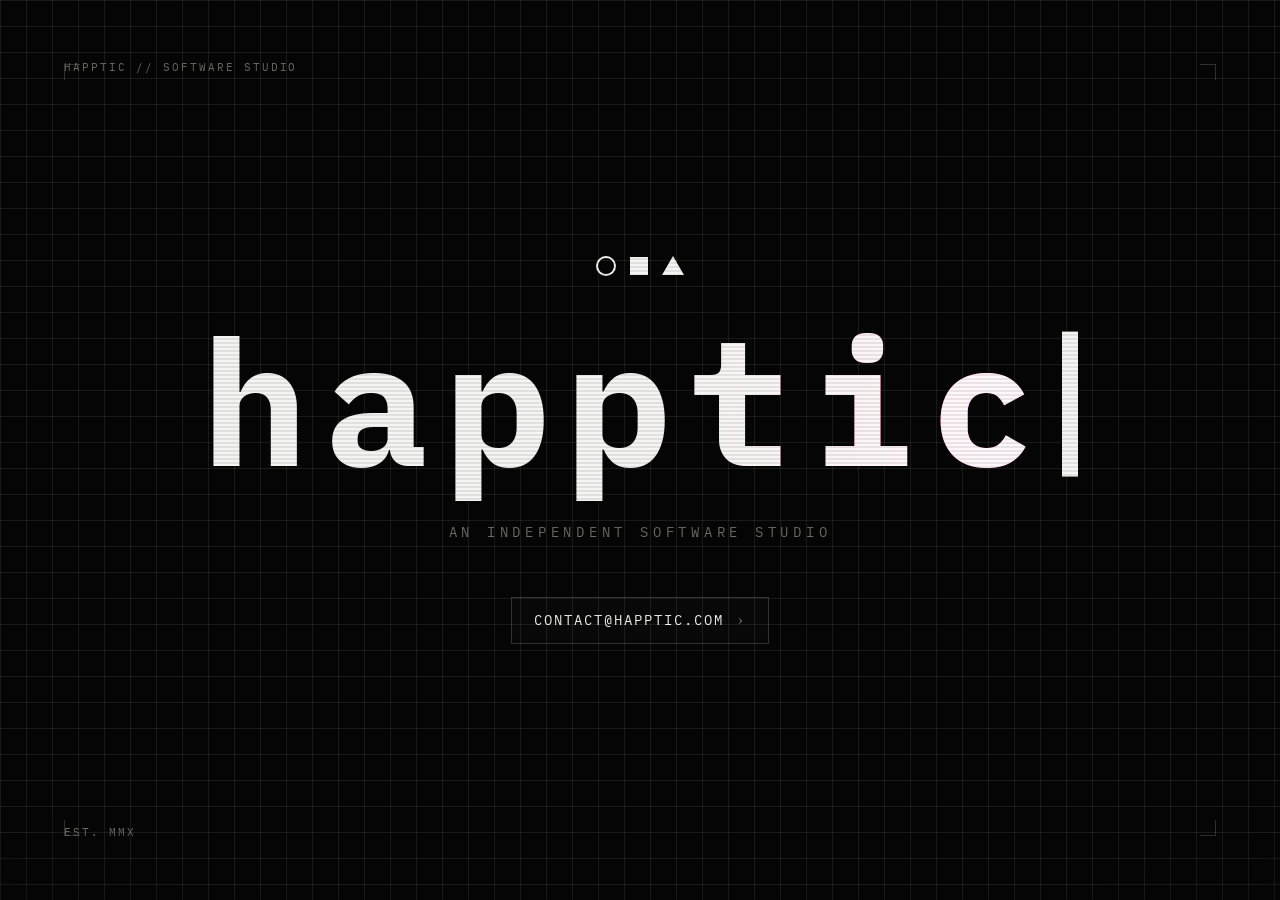
<file: index.html>
<!doctype html>
<html lang="en">
<head>
  <meta charset="utf-8" />
  <meta name="viewport" content="width=device-width, initial-scale=1" />
  <title>happtic</title>
  <meta name="description" content="happtic — an independent software studio." />

  <!-- Bauhaus mark favicon (inline SVG) -->
  <link rel="icon" href="data:image/svg+xml,%3Csvg xmlns='http://www.w3.org/2000/svg' viewBox='0 0 32 32'%3E%3Crect width='32' height='32' fill='%23000'/%3E%3Ccircle cx='11' cy='16' r='7' fill='%23fff'/%3E%3Crect x='18' y='9' width='7' height='14' fill='%23fff'/%3E%3C/svg%3E" />

  <link rel="preconnect" href="https://fonts.googleapis.com" />
  <link rel="preconnect" href="https://fonts.gstatic.com" crossorigin />
  <link href="https://fonts.googleapis.com/css2?family=IBM+Plex+Mono:wght@400;500;600;700&display=swap" rel="stylesheet" />

  <style>
    :root {
      --bg: #050505;
      --fg: #f4f4f2;
      --dim: #6b6b68;
      --line: rgba(244, 244, 242, 0.09);
      --line-strong: rgba(244, 244, 242, 0.18);
      --grid: 26px;
      --edge: clamp(20px, 5vw, 72px);
    }

    * { margin: 0; padding: 0; box-sizing: border-box; }

    html, body { height: 100%; }

    body {
      background: var(--bg);
      color: var(--fg);
      font-family: "IBM Plex Mono", ui-monospace, "SF Mono", Menlo, Consolas, monospace;
      font-weight: 400;
      line-height: 1.4;
      overflow: hidden;
      position: relative;
      -webkit-font-smoothing: antialiased;
    }

    /* ---- graph-paper grid (retro CRT / constructivist substrate) ---- */
    .grid {
      position: fixed;
      inset: 0;
      background-image:
        linear-gradient(var(--line) 1px, transparent 1px),
        linear-gradient(90deg, var(--line) 1px, transparent 1px);
      background-size: var(--grid) var(--grid);
      -webkit-mask-image: radial-gradient(ellipse 120% 120% at 50% 42%, #000 55%, transparent 100%);
              mask-image: radial-gradient(ellipse 120% 120% at 50% 42%, #000 55%, transparent 100%);
      pointer-events: none;
      z-index: 0;
    }

    /* ---- CRT scanline sweep ---- */
    .scan {
      position: fixed;
      inset: 0;
      pointer-events: none;
      z-index: 5;
      background: repeating-linear-gradient(
        to bottom,
        rgba(0, 0, 0, 0) 0px,
        rgba(0, 0, 0, 0) 2px,
        rgba(0, 0, 0, 0.16) 3px,
        rgba(0, 0, 0, 0) 4px
      );
      mix-blend-mode: multiply;
    }
    .scan::after {
      content: "";
      position: absolute;
      left: 0; right: 0;
      height: 26%;
      top: -30%;
      background: linear-gradient(to bottom, transparent, rgba(255, 255, 255, 0.035), transparent);
      animation: sweep 7.5s linear infinite;
    }
    @keyframes sweep { to { top: 130%; } }

    /* ---- registration / crop marks in each corner (technical print feel) ---- */
    .frame { position: fixed; inset: 0; z-index: 3; pointer-events: none; }
    .mark {
      position: absolute;
      width: 16px; height: 16px;
      border-color: var(--line-strong);
      border-style: solid;
    }
    .mark.tl { top: var(--edge); left: var(--edge); border-width: 1px 0 0 1px; }
    .mark.tr { top: var(--edge); right: var(--edge); border-width: 1px 1px 0 0; }
    .mark.bl { bottom: var(--edge); left: var(--edge); border-width: 0 0 1px 1px; }
    .mark.br { bottom: var(--edge); right: var(--edge); border-width: 0 1px 1px 0; }

    /* ---- top + bottom status rails (terminal readout) ---- */
    .rail {
      position: fixed;
      left: var(--edge); right: var(--edge);
      z-index: 4;
      display: flex;
      justify-content: space-between;
      gap: 1rem;
      font-size: clamp(9px, 1.05vw, 11px);
      letter-spacing: 0.18em;
      text-transform: uppercase;
      color: var(--dim);
    }
    .rail.top { top: calc(var(--edge) - 4px); }
    .rail.bottom { bottom: calc(var(--edge) - 4px); }
    .rail span { white-space: nowrap; }
    .rail .live::before {
      content: "";
      display: inline-block;
      width: 6px; height: 6px;
      margin-right: 7px;
      background: #b6ff3a;
      border-radius: 50%;
      box-shadow: 0 0 8px #b6ff3a;
      animation: pulse 2s ease-in-out infinite;
      vertical-align: middle;
    }
    @keyframes pulse { 0%, 100% { opacity: 1; } 50% { opacity: 0.25; } }

    /* ---- center stage ---- */
    .stage {
      position: relative;
      z-index: 2;
      height: 100%;
      display: flex;
      flex-direction: column;
      align-items: center;
      justify-content: center;
      text-align: center;
      padding: calc(var(--edge) + 30px) var(--edge);
    }

    /* Bauhaus primary-shape trio, on the grid, above the wordmark */
    .shapes {
      display: flex;
      align-items: center;
      gap: 14px;
      margin-bottom: clamp(26px, 5vh, 48px);
    }
    .shapes i { display: block; }
    .shapes .circle { width: 20px; height: 20px; border: 2px solid var(--fg); border-radius: 50%; }
    .shapes .square { width: 18px; height: 18px; background: var(--fg); }
    .shapes .tri {
      width: 0; height: 0;
      border-left: 11px solid transparent;
      border-right: 11px solid transparent;
      border-bottom: 19px solid var(--fg);
    }

    .wordmark {
      position: relative;
      font-weight: 700;
      font-size: clamp(3rem, 15vw, 11rem);
      letter-spacing: clamp(0.05em, 1.2vw, 0.14em);
      line-height: 0.9;
      text-transform: lowercase;
      color: var(--fg);
    }
    /* ---- VHS glitch: occasional channel-split degrade, then snaps back crisp ---- */
    .word {
      position: relative;
      display: inline-block;
      animation: vhsJitter 12s infinite;
    }
    .word::before,
    .word::after {
      content: attr(data-text);
      position: absolute;
      top: 0;
      left: 0;
      width: 100%;
      opacity: 0;
      pointer-events: none;
      mix-blend-mode: screen;
    }
    .word::before { color: #ff2e63; animation: vhsRed 12s infinite; }   /* red channel  */
    .word::after  { color: #21e6ff; animation: vhsCyan 12s infinite; }  /* cyan channel */

    /* whole-word jitter + signal-degrade blur/roll, ~0.7s burst of a 12s loop */
    @keyframes vhsJitter {
      0%, 89.4%, 95.5%, 100% { transform: translate3d(0, 0, 0); filter: none; }
      89.8% { transform: translate3d(-9px, 2px, 0) skewX(-12deg); filter: blur(1.4px) brightness(1.7); }
      90.6% { transform: translate3d(11px, -3px, 0) skewX(10deg); filter: contrast(2) brightness(1.3); }
      91.4% { transform: translate3d(-6px, 4px, 0) skewX(-6deg); filter: blur(1px); }
      92.2% { transform: translate3d(8px, -2px, 0) skewX(8deg); filter: contrast(1.8); }
      93.0% { transform: translate3d(-10px, 3px, 0) skewX(-9deg); filter: blur(1.2px) brightness(1.5); }
      93.8% { transform: translate3d(5px, -4px, 0) skewX(5deg); }
      94.6% { transform: translate3d(-3px, 1px, 0); filter: brightness(1.25); }
    }
    /* red channel: offset hard-left, torn into shifting horizontal bands */
    @keyframes vhsRed {
      0%, 89.4%, 95.5%, 100% { opacity: 0; transform: translate(0, 0); }
      89.8% { opacity: 1;   transform: translate(-16px, -2px); clip-path: inset(6% 0 64% 0); }
      90.6% { opacity: 0.95; transform: translate(-22px, 1px);  clip-path: inset(44% 0 14% 0); }
      91.4% { opacity: 0.9; transform: translate(-11px, 3px);  clip-path: inset(70% 0 3% 0); }
      92.2% { opacity: 1;   transform: translate(-19px, -1px); clip-path: inset(18% 0 46% 0); }
      93.0% { opacity: 0.9; transform: translate(-14px, 2px);  clip-path: inset(0 0 78% 0); }
      93.8% { opacity: 0.95; transform: translate(-20px, 0);   clip-path: inset(54% 0 22% 0); }
      94.6% { opacity: 0.6; transform: translate(-7px, 0);     clip-path: inset(30% 0 40% 0); }
    }
    /* cyan channel: mirror, offset hard-right */
    @keyframes vhsCyan {
      0%, 89.4%, 95.5%, 100% { opacity: 0; transform: translate(0, 0); }
      89.8% { opacity: 1;   transform: translate(16px, 2px);   clip-path: inset(56% 0 6% 0); }
      90.6% { opacity: 0.95; transform: translate(22px, -1px); clip-path: inset(12% 0 52% 0); }
      91.4% { opacity: 0.9; transform: translate(11px, -3px);  clip-path: inset(78% 0 2% 0); }
      92.2% { opacity: 1;   transform: translate(19px, 1px);   clip-path: inset(34% 0 38% 0); }
      93.0% { opacity: 0.9; transform: translate(14px, -2px);  clip-path: inset(64% 0 8% 0); }
      93.8% { opacity: 0.95; transform: translate(20px, 0);    clip-path: inset(4% 0 70% 0); }
      94.6% { opacity: 0.6; transform: translate(7px, 0);      clip-path: inset(40% 0 30% 0); }
    }

    /* holographic shimmer swept across the wordmark — the one pop of colour */
    .wordmark .sheen {
      position: absolute;
      inset: 0;
      background: linear-gradient(
        100deg,
        transparent 20%,
        #ff2e88 34%,
        #a468ff 42%,
        #38f0ff 50%,
        #b6ff3a 58%,
        transparent 74%
      );
      background-size: 250% 100%;
      -webkit-background-clip: text;
              background-clip: text;
      -webkit-text-fill-color: transparent;
              color: transparent;
      mix-blend-mode: screen;
      animation: shimmer 6s ease-in-out infinite;
      pointer-events: none;
    }
    @keyframes shimmer {
      0%   { background-position: 160% 0; opacity: 0; }
      35%  { opacity: 1; }
      65%  { opacity: 1; }
      100% { background-position: -60% 0; opacity: 0; }
    }
    .cursor {
      display: inline-block;
      width: 0.09em;
      height: 0.82em;
      margin-left: 0.06em;
      background: var(--fg);
      vertical-align: baseline;
      transform: translateY(0.06em);
      animation: blink 1.05s steps(1) infinite;
    }
    @keyframes blink { 50% { opacity: 0; } }

    .tagline {
      margin-top: clamp(24px, 5vh, 44px);
      font-size: clamp(11px, 1.5vw, 14px);
      letter-spacing: 0.34em;
      text-transform: uppercase;
      color: var(--dim);
    }

    .contact {
      margin-top: clamp(30px, 6vh, 56px);
      display: inline-flex;
      align-items: center;
      gap: 12px;
      padding: 13px 22px;
      font-size: clamp(12px, 1.5vw, 14px);
      letter-spacing: 0.14em;
      text-transform: uppercase;
      color: var(--fg);
      text-decoration: none;
      border: 1px solid var(--line-strong);
      background: rgba(244, 244, 242, 0.015);
      position: relative;
      overflow: hidden;
      transition: color 0.25s ease, border-color 0.25s ease;
    }
    .contact .arrow { color: var(--dim); transition: transform 0.25s ease, color 0.25s ease; }
    .contact::before {
      content: "";
      position: absolute;
      inset: 0;
      background: linear-gradient(100deg, transparent, #38f0ff, #a468ff, #ff2e88, transparent);
      background-size: 250% 100%;
      opacity: 0;
      transition: opacity 0.3s ease;
      mix-blend-mode: overlay;
    }
    .contact:hover { border-color: transparent; }
    .contact:hover::before { opacity: 0.9; animation: shimmer 1.6s linear infinite; }
    .contact:hover .arrow { transform: translateX(4px); color: var(--fg); }
    .contact:focus-visible { outline: 2px solid #38f0ff; outline-offset: 3px; }

    @media (max-width: 560px) {
      .rail span.hide-sm { display: none; }
    }

    @media (prefers-reduced-motion: reduce) {
      .scan::after, .wordmark .sheen, .cursor, .rail .live::before, .contact:hover::before,
      .word, .word::before, .word::after { animation: none; }
      .word::before, .word::after { opacity: 0; }
      .wordmark .sheen { opacity: 0.85; background-position: 50% 0; }
    }
  </style>
</head>
<body>
  <div class="grid" aria-hidden="true"></div>

  <div class="frame" aria-hidden="true">
    <span class="mark tl"></span><span class="mark tr"></span>
    <span class="mark bl"></span><span class="mark br"></span>
  </div>

  <div class="rail top" aria-hidden="true">
    <span>happtic // software studio</span>
  </div>

  <main class="stage">
    <div class="shapes" aria-hidden="true">
      <i class="circle"></i><i class="square"></i><i class="tri"></i>
    </div>

    <h1 class="wordmark">
      <span class="word" data-text="happtic">happtic</span><span class="cursor" aria-hidden="true"></span>
      <span class="sheen" aria-hidden="true">happtic&nbsp;</span>
    </h1>

    <p class="tagline">an independent software studio</p>

    <a class="contact" href="mailto:contact@happtic.com">
      contact@happtic.com <span class="arrow" aria-hidden="true">&rsaquo;</span>
    </a>
  </main>

  <div class="rail bottom" aria-hidden="true">
    <span>est. mmx</span>
  </div>

  <div class="scan" aria-hidden="true"></div>
</body>
</html>
</file>
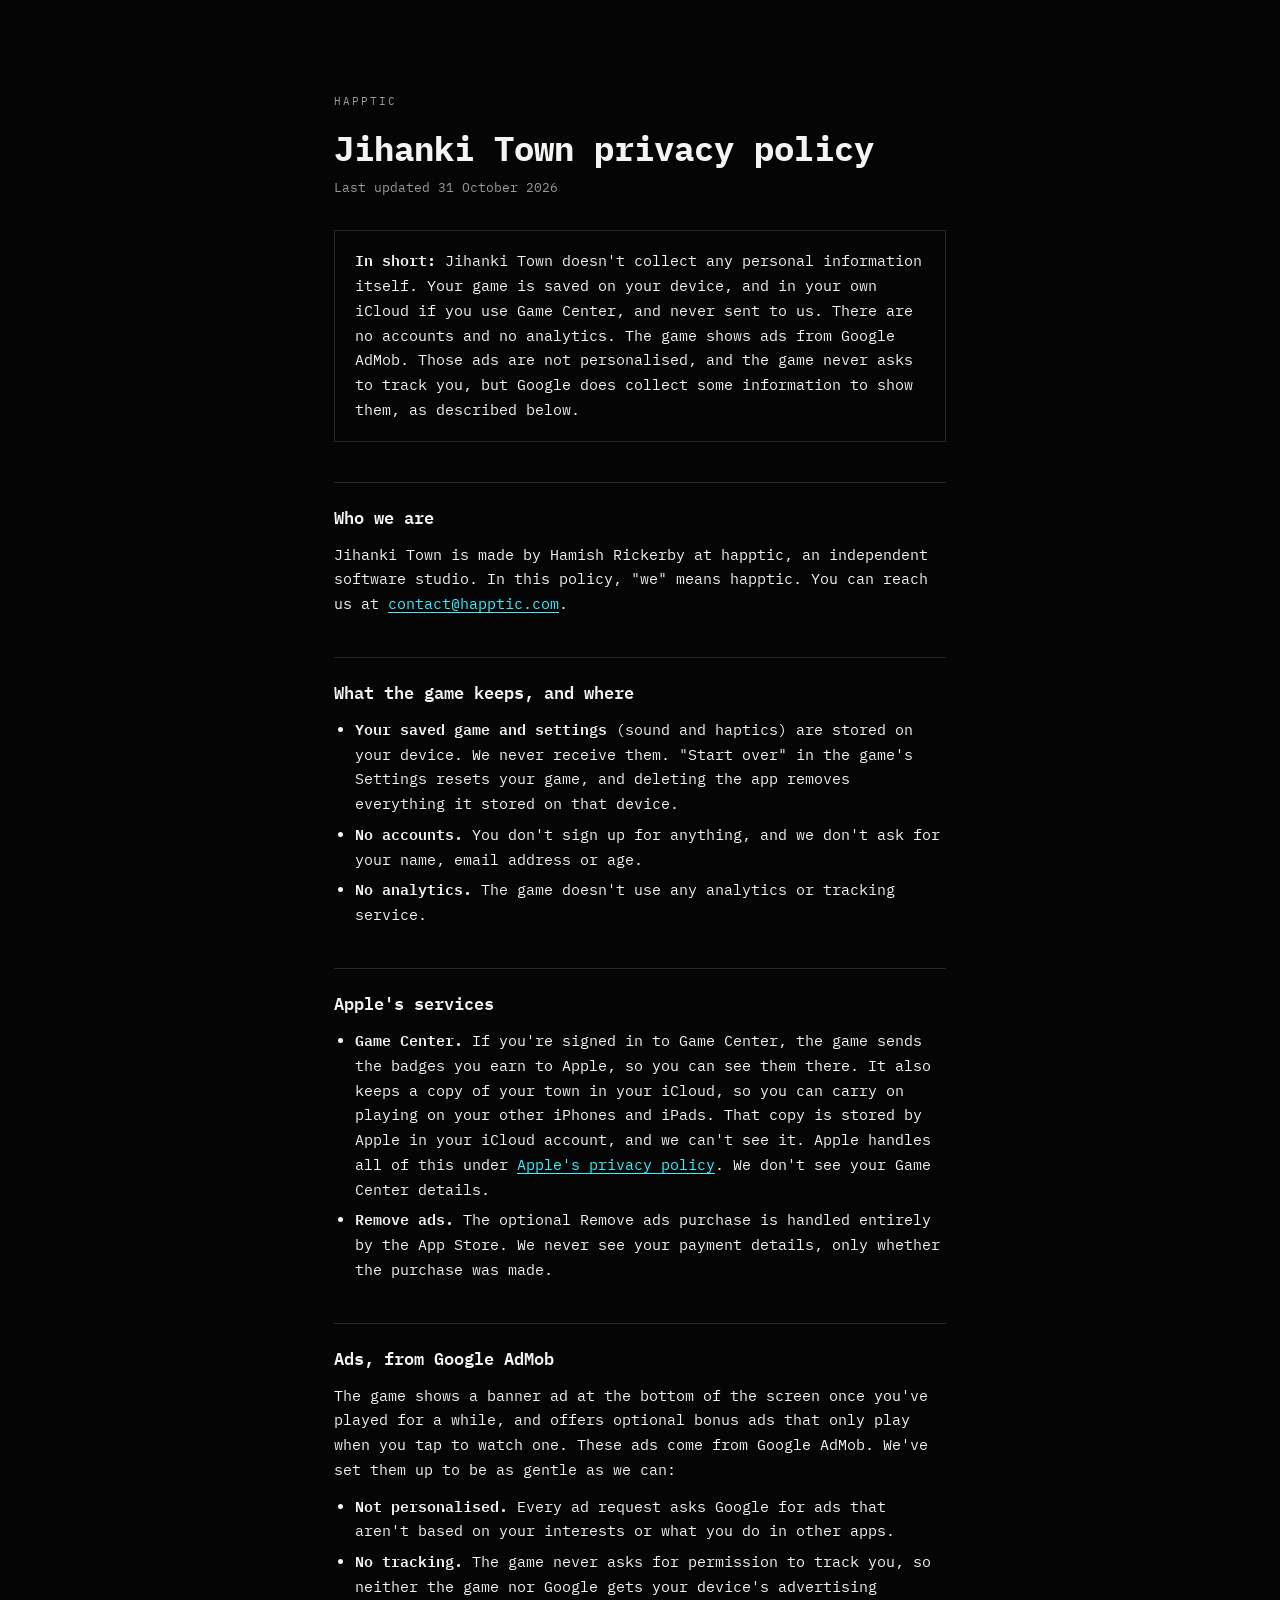
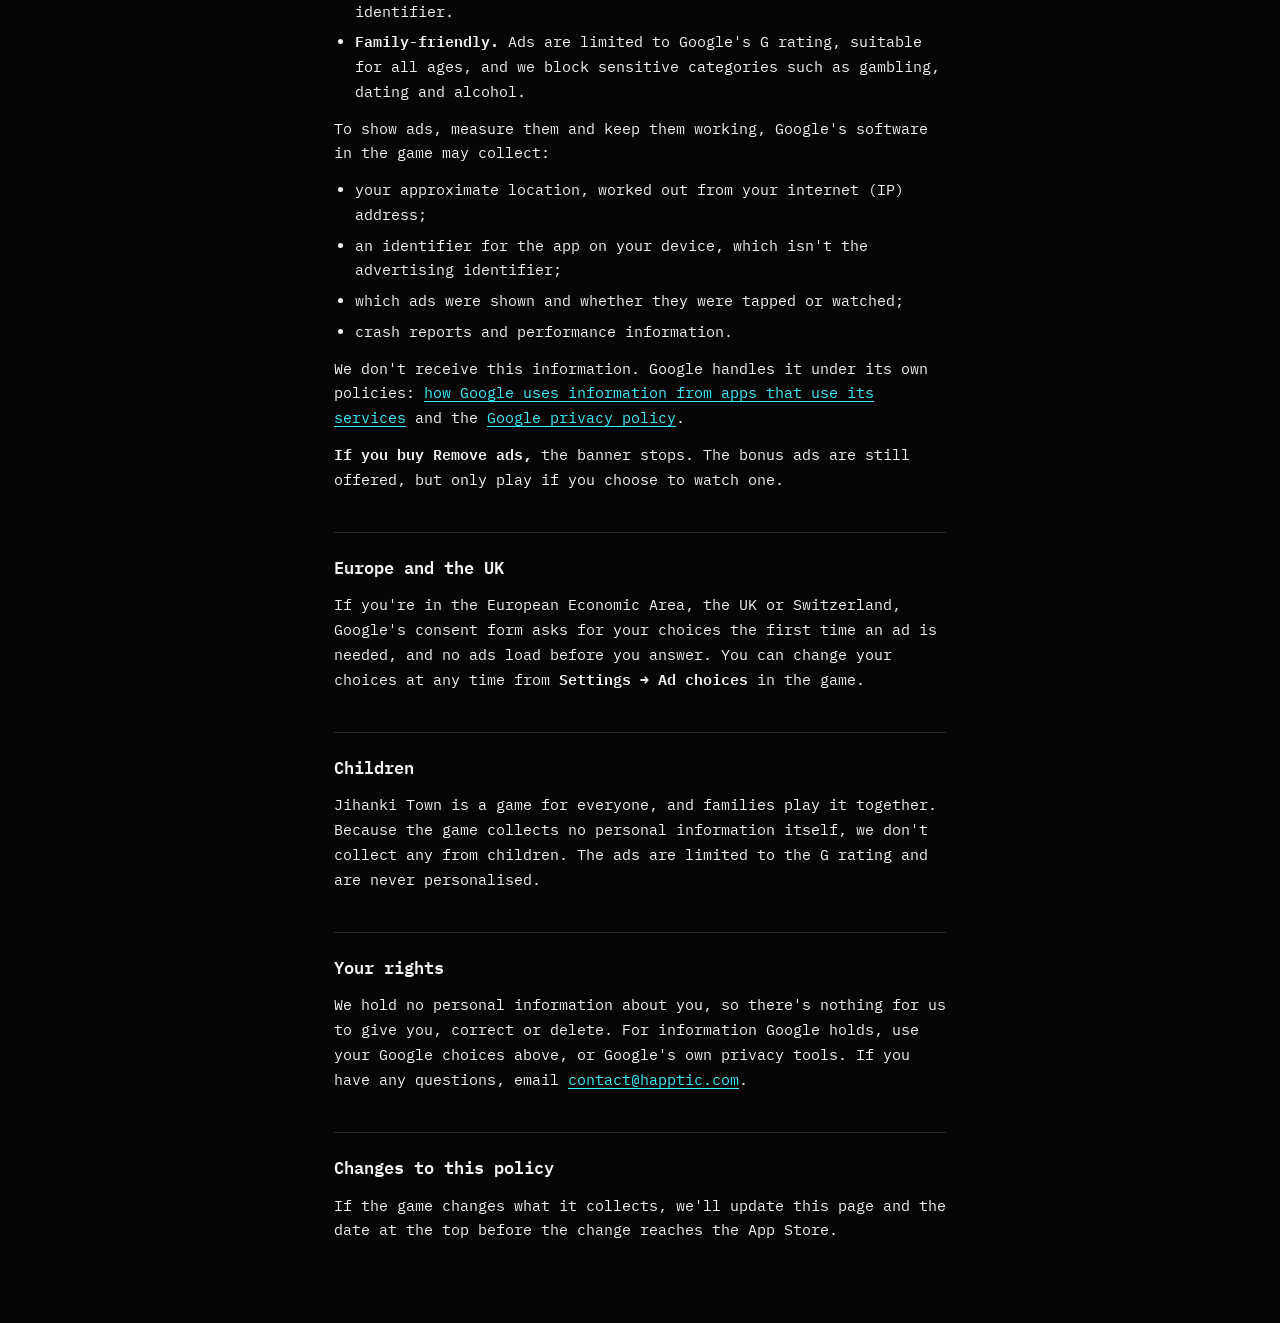
<file: privacy/jihanki-town.html>
<!doctype html>
<html lang="en">
<head>
  <meta charset="utf-8" />
  <meta name="viewport" content="width=device-width, initial-scale=1" />
  <title>Jihanki Town privacy policy · happtic</title>
  <meta name="description" content="How Jihanki Town handles your data: the game collects none itself, and its ads come from Google AdMob." />

  <link rel="icon" href="data:image/svg+xml,%3Csvg xmlns='http://www.w3.org/2000/svg' viewBox='0 0 32 32'%3E%3Crect width='32' height='32' fill='%23000'/%3E%3Ccircle cx='11' cy='16' r='7' fill='%23fff'/%3E%3Crect x='18' y='9' width='7' height='14' fill='%23fff'/%3E%3C/svg%3E" />

  <link rel="preconnect" href="https://fonts.googleapis.com" />
  <link rel="preconnect" href="https://fonts.gstatic.com" crossorigin />
  <link href="https://fonts.googleapis.com/css2?family=IBM+Plex+Mono:wght@400;600;700&display=swap" rel="stylesheet" />

  <style>
    :root {
      --bg: #050505;
      --fg: #f4f4f2;
      --dim: #9a9a96;
      --line: rgba(244, 244, 242, 0.14);
      --link: #38f0ff;
    }

    * { margin: 0; padding: 0; box-sizing: border-box; }

    body {
      background: var(--bg);
      color: var(--fg);
      font-family: "IBM Plex Mono", ui-monospace, "SF Mono", Menlo, Consolas, monospace;
      font-size: 15px;
      line-height: 1.65;
      -webkit-font-smoothing: antialiased;
      padding: clamp(32px, 7vw, 80px) clamp(18px, 5vw, 48px);
    }

    main { max-width: 68ch; margin: 0 auto; }

    .studio {
      font-size: 11px;
      letter-spacing: 0.18em;
      text-transform: uppercase;
      color: var(--dim);
      margin-bottom: 18px;
    }

    h1 { font-size: clamp(24px, 4.5vw, 34px); line-height: 1.2; font-weight: 700; }
    .updated { color: var(--dim); margin-top: 8px; font-size: 13px; }

    .summary {
      margin-top: 32px;
      padding: 18px 20px;
      border: 1px solid var(--line);
    }

    h2 {
      font-size: 17px;
      font-weight: 600;
      margin-top: 40px;
      padding-top: 20px;
      border-top: 1px solid var(--line);
    }

    p, ul { margin-top: 12px; }
    ul { padding-left: 1.4em; }
    li + li { margin-top: 6px; }
    strong { font-weight: 600; }

    a { color: var(--link); text-underline-offset: 3px; overflow-wrap: anywhere; }
    a:focus-visible { outline: 2px solid var(--link); outline-offset: 2px; }
  </style>
</head>
<body>
  <main>
    <p class="studio">happtic</p>
    <h1>Jihanki Town privacy policy</h1>
    <p class="updated">Last updated 31 October 2026</p>

    <p class="summary">
      <strong>In short:</strong> Jihanki Town doesn't collect any personal information itself. Your game
      is saved on your device, and in your own iCloud if you use Game Center, and never sent to us. There are no accounts and no analytics. The game shows
      ads from Google AdMob. Those ads are not personalised, and the game never asks to track you, but
      Google does collect some information to show them, as described below.
    </p>

    <h2>Who we are</h2>
    <p>
      Jihanki Town is made by Hamish Rickerby at happtic, an independent software studio. In this policy,
      "we" means happtic. You can reach us at
      <a href="mailto:contact@happtic.com">contact@happtic.com</a>.
    </p>

    <h2>What the game keeps, and where</h2>
    <ul>
      <li>
        <strong>Your saved game and settings</strong> (sound and haptics) are stored on your device. We
        never receive them. "Start over" in the game's Settings resets your game, and deleting the app
        removes everything it stored on that device.
      </li>
      <li><strong>No accounts.</strong> You don't sign up for anything, and we don't ask for your name, email address or age.</li>
      <li><strong>No analytics.</strong> The game doesn't use any analytics or tracking service.</li>
    </ul>

    <h2>Apple's services</h2>
    <ul>
      <li>
        <strong>Game Center.</strong> If you're signed in to Game Center, the game sends the badges you earn
        to Apple, so you can see them there. It also keeps a copy of your town in your iCloud, so you can
        carry on playing on your other iPhones and iPads. That copy is stored by Apple in your iCloud
        account, and we can't see it. Apple handles all of this under
        <a href="https://www.apple.com/legal/privacy/">Apple's privacy policy</a>. We don't see your Game Center details.
      </li>
      <li>
        <strong>Remove ads.</strong> The optional Remove ads purchase is handled entirely by the App Store.
        We never see your payment details, only whether the purchase was made.
      </li>
    </ul>

    <h2>Ads, from Google AdMob</h2>
    <p>
      The game shows a banner ad at the bottom of the screen once you've played for a while, and offers
      optional bonus ads that only play when you tap to watch one. These ads come from Google AdMob. We've
      set them up to be as gentle as we can:
    </p>
    <ul>
      <li><strong>Not personalised.</strong> Every ad request asks Google for ads that aren't based on your interests or what you do in other apps.</li>
      <li>
        <strong>No tracking.</strong> The game never asks for permission to track you, so neither the game
        nor Google gets your device's advertising identifier.
      </li>
      <li><strong>Family-friendly.</strong> Ads are limited to Google's G rating, suitable for all ages, and we block sensitive categories such as gambling, dating and alcohol.</li>
    </ul>
    <p>To show ads, measure them and keep them working, Google's software in the game may collect:</p>
    <ul>
      <li>your approximate location, worked out from your internet (IP) address;</li>
      <li>an identifier for the app on your device, which isn't the advertising identifier;</li>
      <li>which ads were shown and whether they were tapped or watched;</li>
      <li>crash reports and performance information.</li>
    </ul>
    <p>
      We don't receive this information. Google handles it under its own policies:
      <a href="https://policies.google.com/technologies/partner-sites">how Google uses information from apps that use its services</a>
      and the <a href="https://policies.google.com/privacy">Google privacy policy</a>.
    </p>
    <p>
      <strong>If you buy Remove ads,</strong> the banner stops. The bonus ads are still offered, but only play if you choose to watch one.
    </p>

    <h2>Europe and the UK</h2>
    <p>
      If you're in the European Economic Area, the UK or Switzerland, Google's consent form asks for your
      choices the first time an ad is needed, and no ads load before you answer. You can change your
      choices at any time from <strong>Settings → Ad choices</strong> in the game.
    </p>

    <h2>Children</h2>
    <p>
      Jihanki Town is a game for everyone, and families play it together. Because the game collects no
      personal information itself, we don't collect any from children. The ads are limited to the G rating
      and are never personalised.
    </p>

    <h2>Your rights</h2>
    <p>
      We hold no personal information about you, so there's nothing for us to give you, correct or delete.
      For information Google holds, use your Google choices above, or Google's own privacy tools. If you have
      any questions, email <a href="mailto:contact@happtic.com">contact@happtic.com</a>.
    </p>

    <h2>Changes to this policy</h2>
    <p>
      If the game changes what it collects, we'll update this page and the date at the top before the
      change reaches the App Store.
    </p>
  </main>
</body>
</html>
</file>
